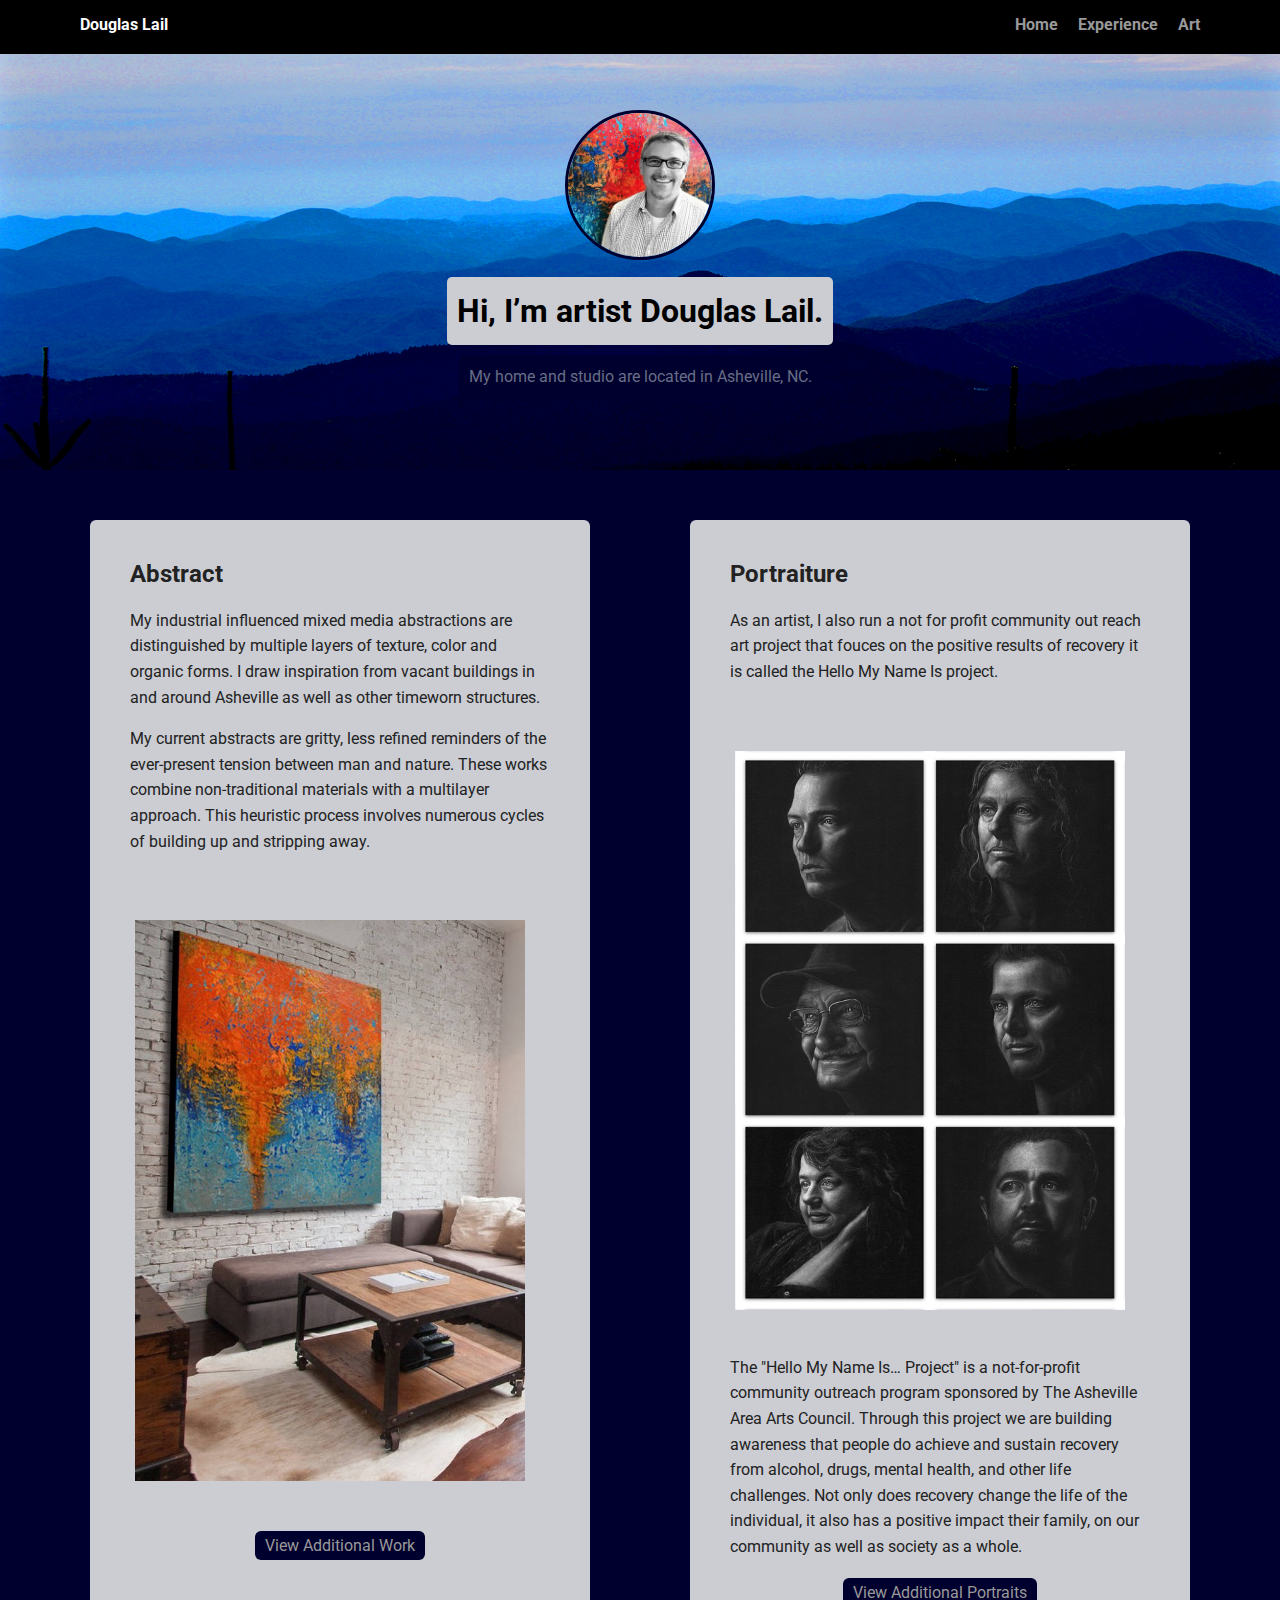
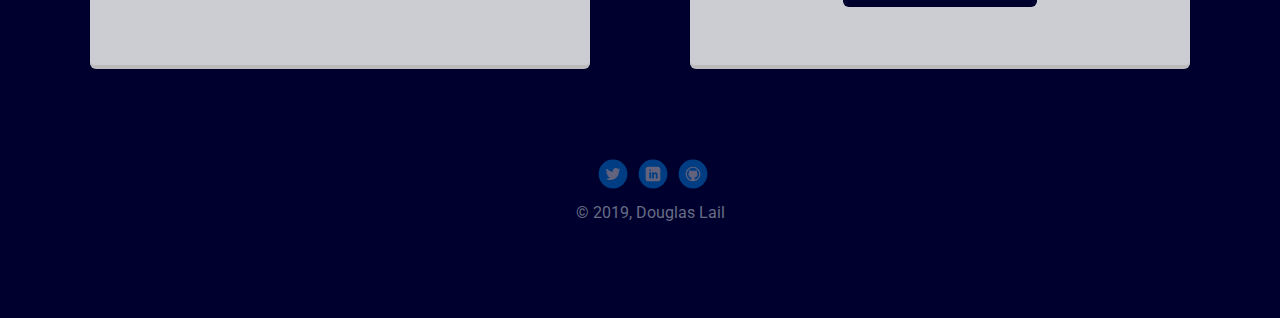
<file: art.html>
<!doctype html>
<html lang="en">
<head>
  <meta charset="utf-8">
  <title>Douglas Lail's Experience</title>
  <meta name="viewport" content="width=device-width, initial-scale=1.0">
  <link rel="stylesheet" href="styles.css">
  <link href="https://fonts.googleapis.com/css?family=Muli%7CRoboto:400,300,500,700,900" rel="stylesheet"></head>
  <body>

    <div class="main-nav">
        <ul class="nav">
          <li class="name">Douglas Lail</li>
          <li><a href="index.html">Home</a></li>
          <li><a href="experience.html">Experience</a></li>
            <li><a href="art.html">Art</a></li>
        </ul>
    </div>

    <header>
      <img src="images/me.png" alt="Douglas Lail in front of Painting" class="profile-image">
      <h1 class="tag name">Hi, I’m artist Douglas Lail.</h1>
      <p class="tag location">My home and studio are located in Asheville, NC.</p>
    </header>

    <main class="flex">
      <div class="card">
        <h2>Abstract</h2>
        <p>My industrial influenced mixed media abstractions are distinguished by multiple layers of texture, color and organic forms. I draw inspiration from vacant buildings in and around Asheville as well as other timeworn structures. </p>
        <p>My current abstracts are gritty, less refined reminders of the ever-present tension between man and nature. These works combine non-traditional materials with a multilayer approach. This heuristic process involves numerous cycles of building up and stripping away.<p>
        <img src="images/red_work.jpg" alt="A large abstract of reds and blues in a living area setting." class="red_work">
        <ul class="button">
        <li><a href="https://www.motiveindex.com/new-work" target="_blank">View Additional Work</a></li>
        </ul>
      </div>

      <div class="card">
        <h2>Portraiture</h2>
          <p> As an artist, I also run a not for profit community out reach art project that fouces on the positive results of recovery it is called the Hello My Name Is project. </p>
          <img src="images/portraits.jpg" alt="A collection of black and white portraits." class="portraits">
          <p>The &#34;Hello My Name Is… Project&#34; is a not-for-profit community outreach program sponsored by The Asheville Area Arts Council. Through this project we are building awareness that people do achieve and sustain recovery from alcohol, drugs, mental health, and other life challenges. Not only does recovery change the life of the individual, it also has a positive impact their family, on our community as well as society as a whole.</p>
          <ul class="button">
            <li><a href="https://www.hmni.org/portraits" target="_blank">View Additional Portraits</a></li>
          </ul>
        </div>

      </main>
      <footer>
        <ul>
          <li><a href="https://twitter.com/douglail" class="social twitter">Twitter</a></li>
          <li><a href="https://www.linkedin.com/in/douglaslail" class="social linkedin">LinkedIn</a></li>
          <li><a href="https://github.com/DouglasLail" class="social github">Github</a></li>
        </ul>
        <p class="copyright">&copy; 2019, Douglas Lail</p>
      </footer>
    </body>
    </html>
</file>
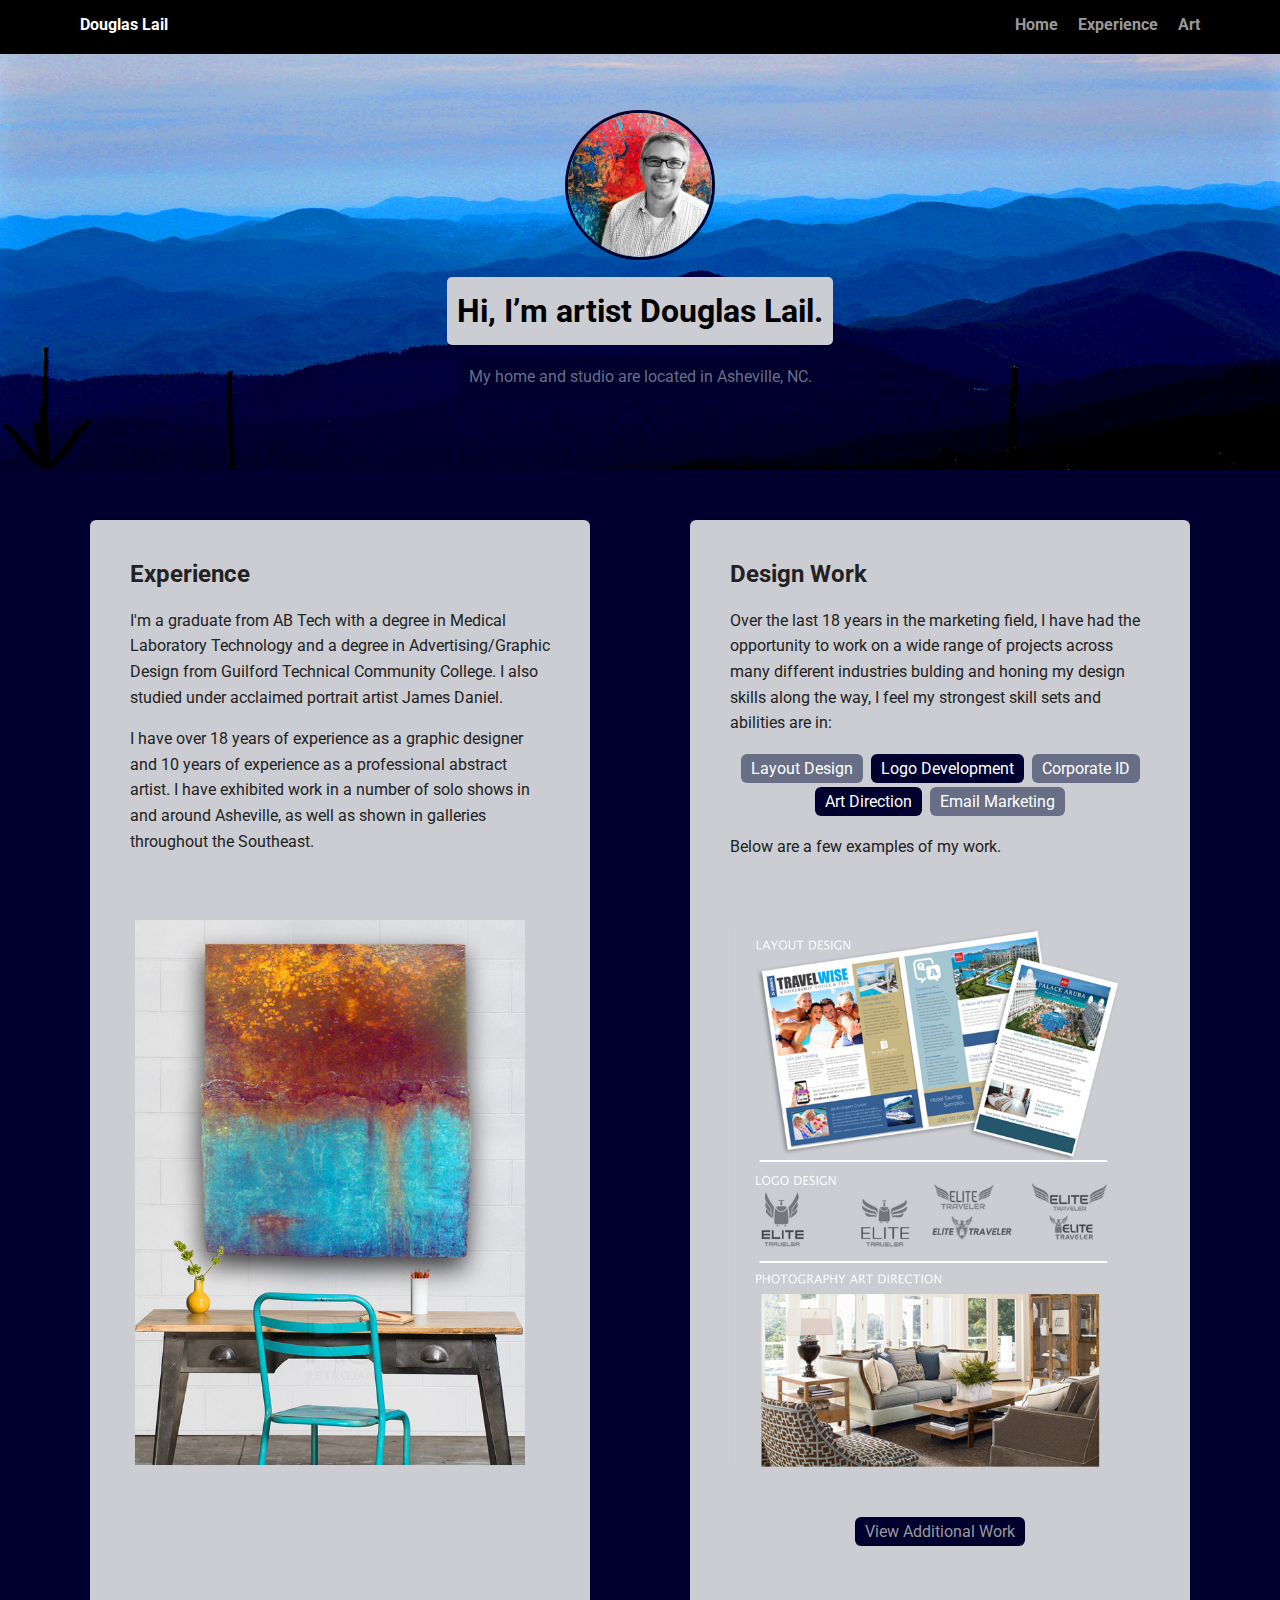
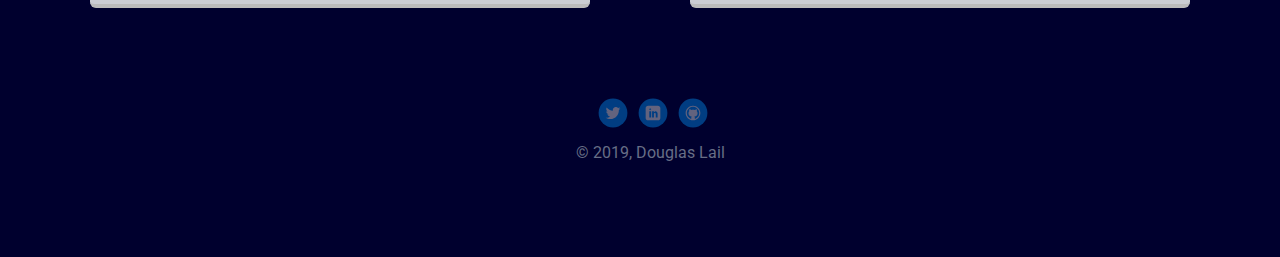
<file: experience.html>
<!doctype html>
<html lang="en">
<head>
  <meta charset="utf-8">
  <title>Douglas Lail's Experience</title>
  <meta name="viewport" content="width=device-width, initial-scale=1.0">
  <link rel="stylesheet" href="styles.css">
  <link href="https://fonts.googleapis.com/css?family=Muli%7CRoboto:400,300,500,700,900" rel="stylesheet"></head>
  <body>

    <div class="main-nav">
        <ul class="nav">
          <li class="name">Douglas Lail</li>
          <li><a href="index.html">Home</a></li>
          <li><a href="experience.html">Experience</a></li>
            <li><a href="art.html">Art</a></li>
        </ul>
    </div>

    <header>
      <img src="images/me.png" alt="Douglas Lail in front of Painting" class="profile-image">
      <h1 class="tag name">Hi, I’m artist Douglas Lail.</h1>
      <p class="tag location">My home and studio are located in Asheville, NC.</p>
    </header>

    <main class="flex">
      <div class="card">
        <h2>Experience</h2>
        <p>I'm a graduate from AB Tech with a degree in Medical Laboratory Technology and a degree in Advertising/Graphic Design from Guilford Technical Community College. I also studied under acclaimed portrait artist James Daniel.
        <p>I have over 18 years of experience as a graphic designer and 10 years of experience as a professional abstract artist. I have exhibited work in a number of solo shows in and around Asheville, as well as shown in galleries throughout the Southeast.</p>
        <img src="images/desk_painting.jpg" alt="Abstract painting of a rust and bright blue hanging over desk." class="desk_painting">
      </div>

      <div class="card">
        <h2>Design Work</h2>
        <p> Over the last 18 years in the marketing field, I have had the opportunity to work on a wide range of projects across many different industries bulding and honing my design skills along the way, I feel my strongest skill sets and abilities are in:</p>
        <ul class="skills">
          <li>Layout Design</li>
          <li>Logo Development</li>
          <li>Corporate ID</li>
          <li>Art Direction</li>
          <li>Email Marketing</li>
        </ul>
        <p>Below are a few examples of my work.</p>
        <img src="images/work.jpg" alt="Examples of graphic design work: layout design, logo design, and photography art direction." class="work">
        <ul class="button">
        <li><a href="https://www.motiveindex.com/print" target="_blank">View Additional Work</a></li>
        </ul>
      </div>

    </main>
    <footer>
      <ul>
        <li><a href="https://twitter.com/douglail" class="social twitter">Twitter</a></li>
        <li><a href="https://www.linkedin.com/in/douglaslail" class="social linkedin">LinkedIn</a></li>
        <li><a href="https://github.com/DouglasLail" class="social github">Github</a></li>
      </ul>
      <p class="copyright">&copy; 2019, Douglas Lail</p>
    </footer>
  </body>
  </html>
</file>
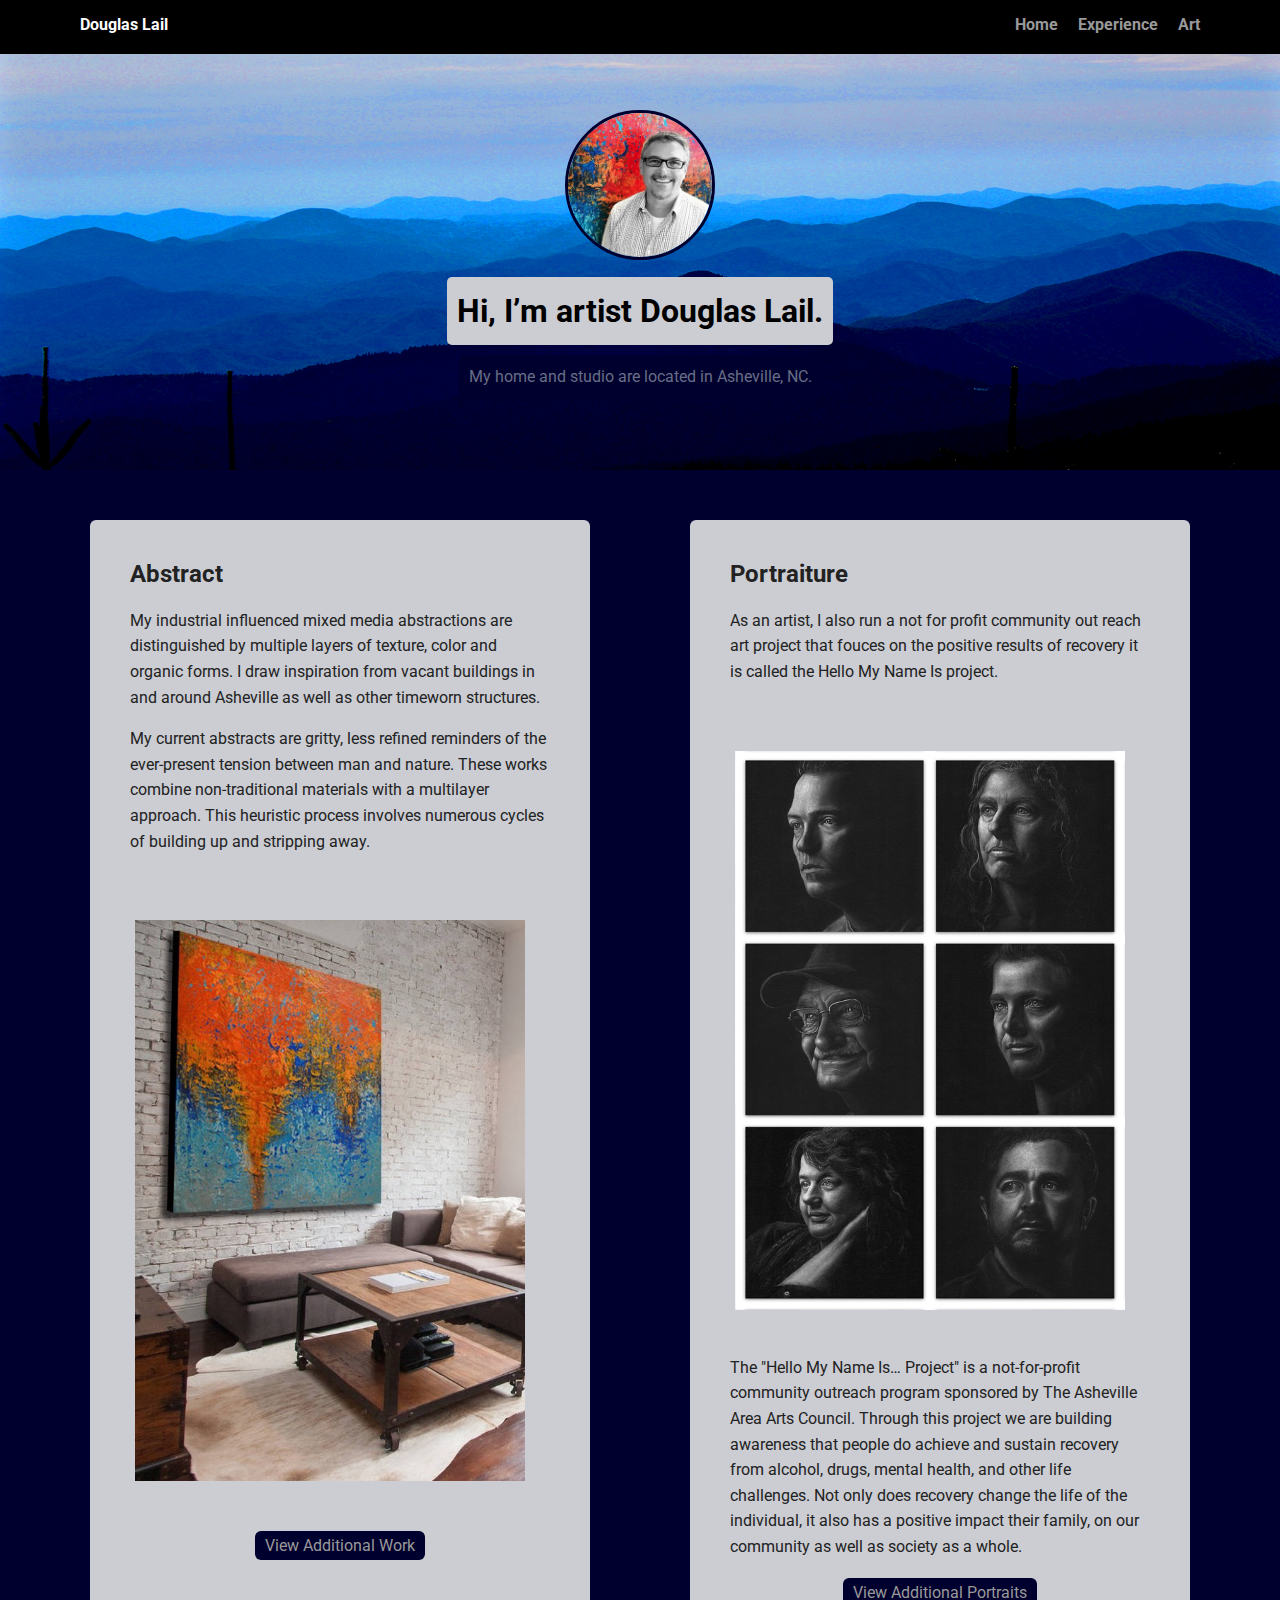
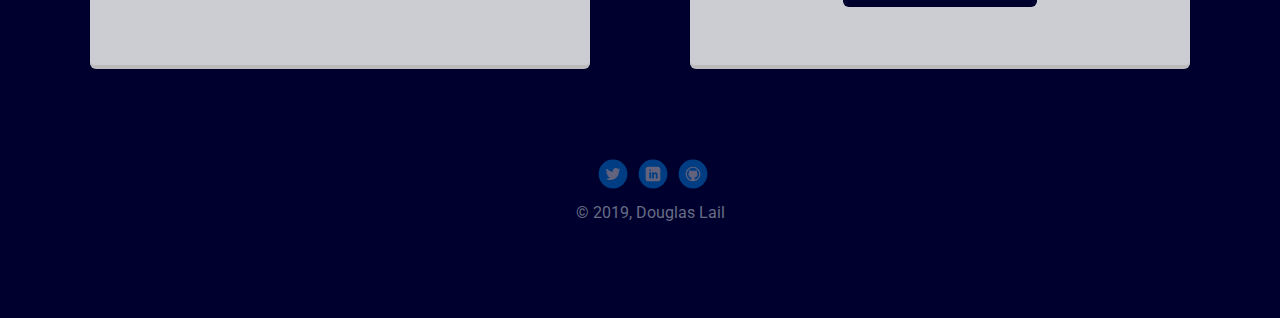
<file: pages/art.html>
<!doctype html>
<html lang="en">
<head>
  <meta charset="utf-8">
  <title>Douglas Lail's Experience</title>
  <meta name="viewport" content="width=device-width, initial-scale=1.0">
  <link rel="stylesheet" href="../styles.css">
  <link href="https://fonts.googleapis.com/css?family=Muli%7CRoboto:400,300,500,700,900" rel="stylesheet"></head>
  <body>

    <div class="main-nav">
        <ul class="nav">
          <li class="name">Douglas Lail</li>
          <li><a href="../index.html">Home</a></li>
          <li><a href="experience.html">Experience</a></li>
            <li><a href="art.html">Art</a></li>
        </ul>
    </div>

    <header>
      <img src="../images/me.png" alt="Douglas Lail in front of Painting" class="profile-image">
      <h1 class="tag name">Hi, I’m artist Douglas Lail.</h1>
      <p class="tag location">My home and studio are located in Asheville, NC.</p>
    </header>

    <main class="flex">
      <div class="card">
        <h2>Abstract</h2>
        <p>My industrial influenced mixed media abstractions are distinguished by multiple layers of texture, color and organic forms. I draw inspiration from vacant buildings in and around Asheville as well as other timeworn structures. </p>
        <p>My current abstracts are gritty, less refined reminders of the ever-present tension between man and nature. These works combine non-traditional materials with a multilayer approach. This heuristic process involves numerous cycles of building up and stripping away.<p>
        <img src="../images/red_work.jpg" alt="A large abstract of reds and blues in a living area setting." class="red_work">
        <ul class="button">
        <li><a href="https://www.motiveindex.com/new-work" target="_blank">View Additional Work</a></li>
        </ul>
      </div>

      <div class="card">
        <h2>Portraiture</h2>
          <p> As an artist, I also run a not for profit community out reach art project that fouces on the positive results of recovery it is called the Hello My Name Is project. </p>
          <img src="../images/portraits.jpg" alt="A collection of black and white portraits." class="portraits">
          <p>The &#34;Hello My Name Is… Project&#34; is a not-for-profit community outreach program sponsored by The Asheville Area Arts Council. Through this project we are building awareness that people do achieve and sustain recovery from alcohol, drugs, mental health, and other life challenges. Not only does recovery change the life of the individual, it also has a positive impact their family, on our community as well as society as a whole.</p>
          <ul class="button">
            <li><a href="https://www.hmni.org/portraits" target="_blank">View Additional Portraits</a></li>
          </ul>
        </div>

      </main>
      <footer>
        <ul>
          <li><a href="https://twitter.com/douglail" class="social twitter">Twitter</a></li>
          <li><a href="https://www.linkedin.com/in/douglaslail" class="social linkedin">LinkedIn</a></li>
          <li><a href="https://github.com/DouglasLail" class="social github">Github</a></li>
        </ul>
        <p class="copyright">&copy; 2019, Douglas Lail</p>
      </footer>
    </body>
    </html>
</file>
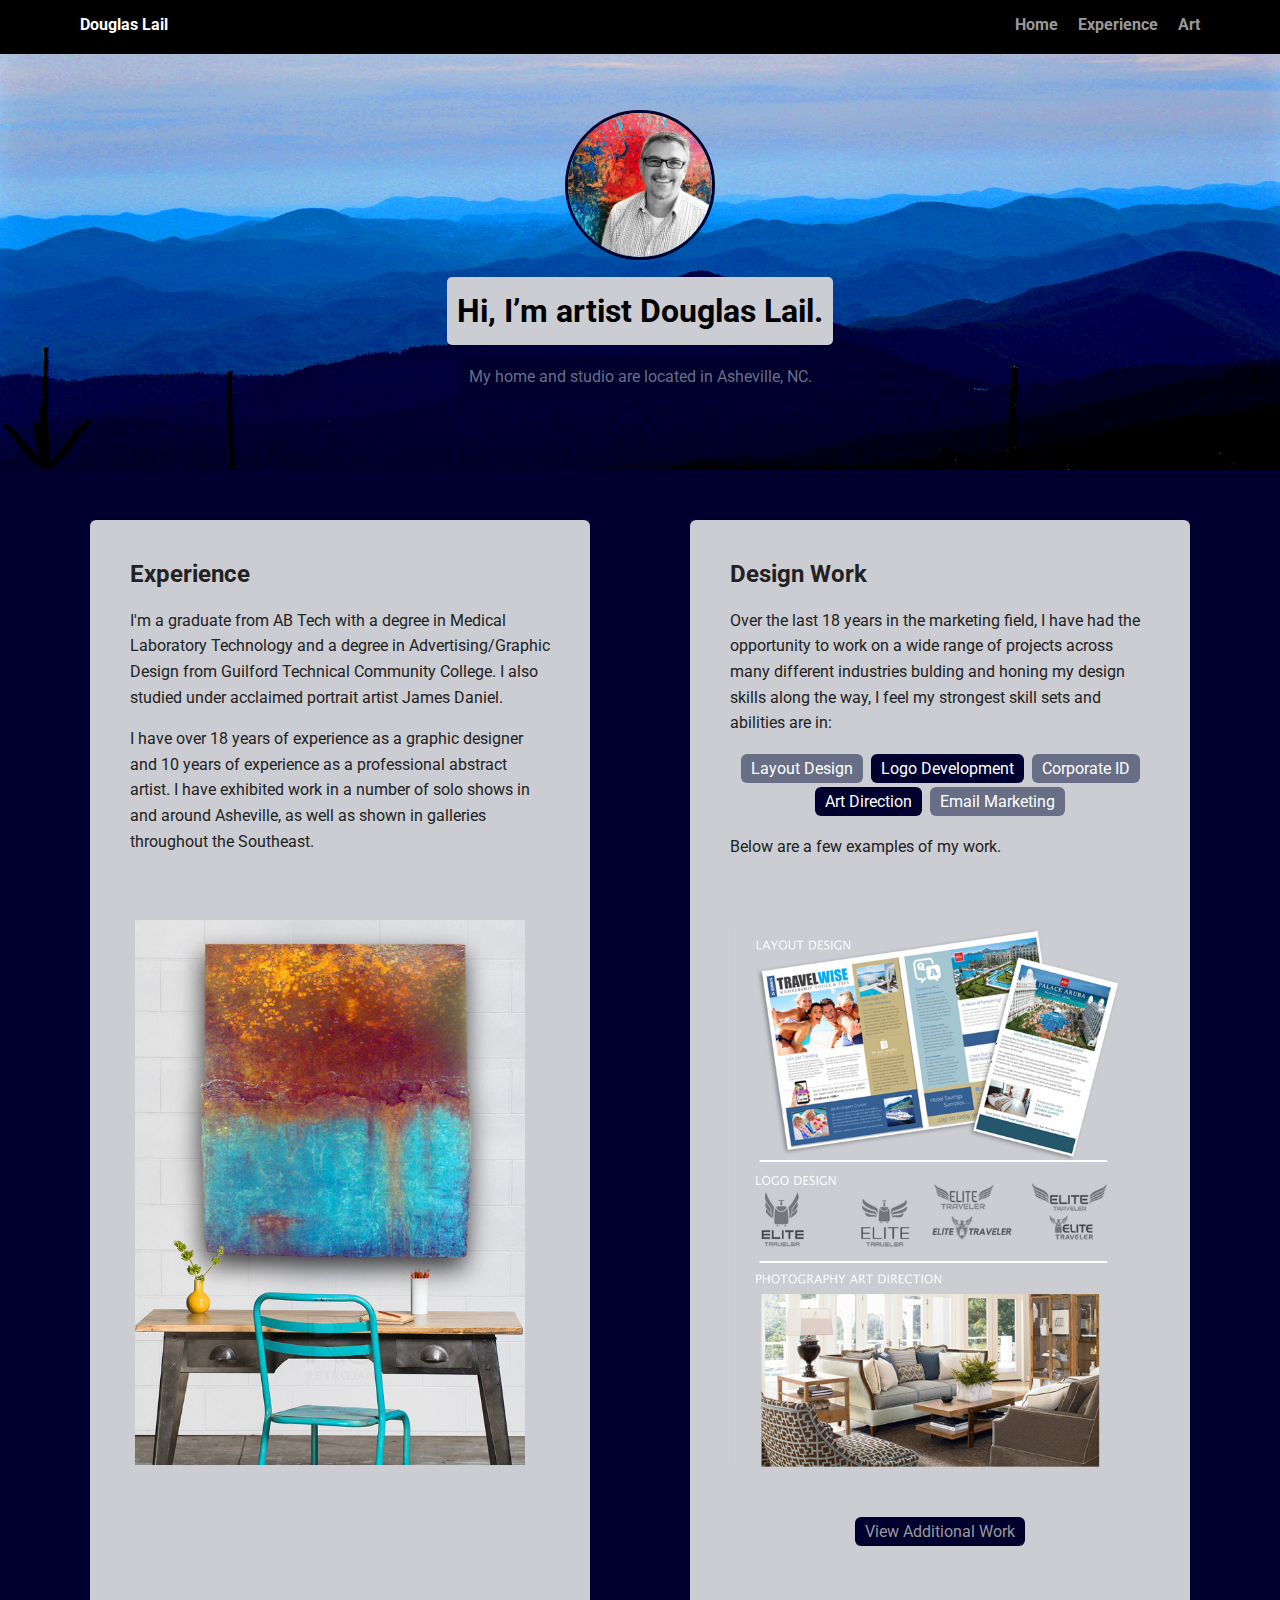
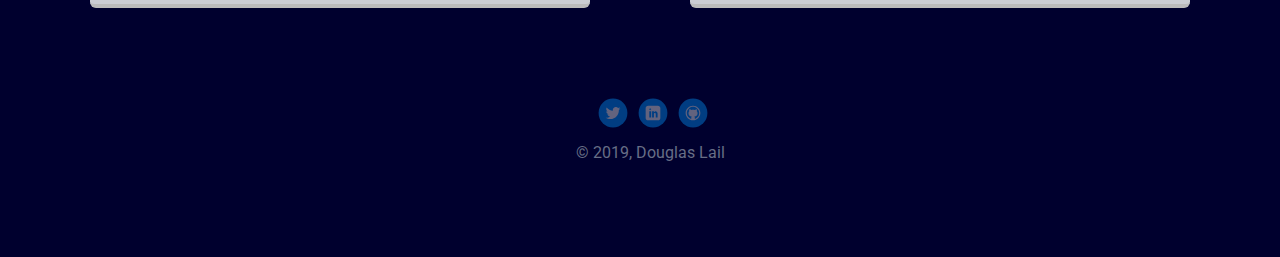
<file: pages/experience.html>
<!doctype html>
<html lang="en">
<head>
  <meta charset="utf-8">
  <title>Douglas Lail's Experience</title>
  <meta name="viewport" content="width=device-width, initial-scale=1.0">
  <link rel="stylesheet" href="../styles.css">
  <link href="https://fonts.googleapis.com/css?family=Muli%7CRoboto:400,300,500,700,900" rel="stylesheet"></head>
  <body>

    <div class="main-nav">
        <ul class="nav">
          <li class="name">Douglas Lail</li>
          <li><a href="../index.html">Home</a></li>
          <li><a href="experience.html">Experience</a></li>
            <li><a href="art.html">Art</a></li>
        </ul>
    </div>

    <header>
      <img src="../images/me.png" alt="Douglas Lail in front of Painting" class="profile-image">
      <h1 class="tag name">Hi, I’m artist Douglas Lail.</h1>
      <p class="tag location">My home and studio are located in Asheville, NC.</p>
    </header>

    <main class="flex">
      <div class="card">
        <h2>Experience</h2>
        <p>I'm a graduate from AB Tech with a degree in Medical Laboratory Technology and a degree in Advertising/Graphic Design from Guilford Technical Community College. I also studied under acclaimed portrait artist James Daniel.
        <p>I have over 18 years of experience as a graphic designer and 10 years of experience as a professional abstract artist. I have exhibited work in a number of solo shows in and around Asheville, as well as shown in galleries throughout the Southeast.</p>
        <img src="../images/desk_painting.jpg" alt="Abstract painting of a rust and bright blue hanging over desk." class="desk_painting">
      </div>

      <div class="card">
        <h2>Design Work</h2>
        <p> Over the last 18 years in the marketing field, I have had the opportunity to work on a wide range of projects across many different industries bulding and honing my design skills along the way, I feel my strongest skill sets and abilities are in:</p>
        <ul class="skills">
          <li>Layout Design</li>
          <li>Logo Development</li>
          <li>Corporate ID</li>
          <li>Art Direction</li>
          <li>Email Marketing</li>
        </ul>
        <p>Below are a few examples of my work.</p>
        <img src="../images/work.jpg" alt="Examples of graphic design work: layout design, logo design, and photography art direction." class="work">
        <ul class="button">
        <li><a href="https://www.motiveindex.com/print" target="_blank">View Additional Work</a></li>
        </ul>
      </div>

    </main>
    <footer>
      <ul>
        <li><a href="https://twitter.com/douglail" class="social twitter">Twitter</a></li>
        <li><a href="https://www.linkedin.com/in/douglaslail" class="social linkedin">LinkedIn</a></li>
        <li><a href="https://github.com/DouglasLail" class="social github">Github</a></li>
      </ul>
      <p class="copyright">&copy; 2019, Douglas Lail</p>
    </footer>
  </body>
  </html>
</file>
<file: styles.css>
/* Global Layout Set-up */
* {
  box-sizing: border-box;
}

body {
  margin: 0;
  padding: 0;
  text-align: center;
  font-family: 'Roboto', sans-serif;
  color: #222;
  background: #00002e;
}
/* Link Styles */

a {
  text-decoration: none;
  color: #999;
}
a:hover {
  color: #6633ff;
}

/* Section Styles */

.main-nav {
  width: 100%;
  background: black;
  min-height: 30px;
  padding: 10px;
  position: fixed;
  text-align: center;
}
.nav {
  display: flex;
  justify-content: space-around;
  font-weight: 700;
  list-style-type: none;
  margin: 0 auto;
  padding: 0;
}

.nav .name {
    display: block;
    margin-right: auto;
    color: white;
}
.nav li {
  padding: 5px 10px 10px 10px;
}
.nav a {
  transition: all .5s;
}
.nav a:hover {
  color: white
}

header {
  text-align: center;
  background: url('images/asheville.jpg') no-repeat top center ;
  background-size: cover;
  overflow: hidden;
  padding-top: 60px;
}
header {
  line-height: 1.5;
}
header .profile-image {
  margin-top: 50px;
  width: 150px;
  height: 150px;
  border-radius: 50%;
  border: 3px solid #00002e;
  transition: all .5s;
}
header .profile-image:hover {
  transform: scale(1.2) rotate(5deg);
}
.tag {
  background-color: #CBCDD3;
  color: black;
  padding: 10px;
  border-radius: 5px;
  display: table;
  margin: 10px auto;
}
.location {
  background-color: #00002e;
  color: #676E86;
}
.card {
  margin: 30px;
  padding: 20px 40px 40px;
  max-width: 500px;
  text-align: left;
  background: #CBCDD3;
  border-bottom: 4px solid #bbb;
  border-radius: 6px;
  transition: all .5s;
}
.card:hover {
  border-color: #676E86;
}

a:hover {
  color: white
}

ul.skills {
  padding: 0;
  text-align: center;
}

.skills li {
  border-radius: 6px;
  display: inline-block;
  background: #00002e;
  color: white;
  padding: 5px 10px;
  margin: 2px;
}

.skills li:nth-child(odd) {
  background: #676E86;
}

ul.button {
  padding: 0;
  text-align: center;
  transition: all .5s
}

ul.button:hover {
  transform: scale(1.2) rotate(360deg);
}

.button li {
  border-radius: 6px;
  display: inline-block;
  background: #00002e;
  color: white;
  padding: 5px 10px;
  margin: 2px;
}
.portrait-image {
  padding: 5px 5px 25px;
  max-width: 400px;
}

.wall_image {
  padding: 70px 5px 25px;
  max-width: 400px;
}

.desk_painting {
  padding: 50px 5px 25px;
  max-width: 400px;
}

.work {
  padding: 50px 5px 25px;
  max-width: 400px;
}
.red_work {
  padding: 50px 5px 25px;
  max-width: 400px;
}

.portraits {
  padding: 50px 5px 25px;
  max-width: 400px;
}

footer {
  width: 100%;
  min-height: 30px;
  padding: 20px 0 40px 20px;
}

footer .copyright {
  top: -8px;
  font-size: .75em;
  color: #676E86;
}

footer ul {
  list-style-type: none;
  margin: 0;
  padding: 0;
}

footer ul li {
  display: inline-block;
}

a.social {
  display: inline-block;
  text-indent: -9999px;
  margin-left: 5px;
  width: 30px;
  height: 30px;
  background-size: 30px 30px;
  opacity: .4;
  transition: all .5s;
}
a.twitter {
  background-image: url(images/twitter.svg);
}
a.linkedin {
  background-image: url(images/linkedin.svg);
}
a.github {
  background-image: url(images/github.svg);
}
a.social:hover {
  opacity: 1;
}
.clearfix {
  clear: both;
}

/* Styles for larger screens */
@media screen and (min-width: 720px) {

  .flex {
      display: -ms-flexbox;      /* TWEENER - IE 10 */
      display: flex;
      max-width: 1200px;
      -ms-flex-pack: distribute;
      justify-content: space-around;
      margin: 0 auto;
  }

  header {
    min-height: 470px;
  }

  .nav {
    max-width: 1200px;
    padding: 0 30px;
  }


  main {
    padding-top: 20px;
  }

  main p {
    line-height: 1.6em;
  }

  footer {
    font-size: 1.3em;
    max-width: 1200px;
    margin: 40px auto;
  }

}
</file>
